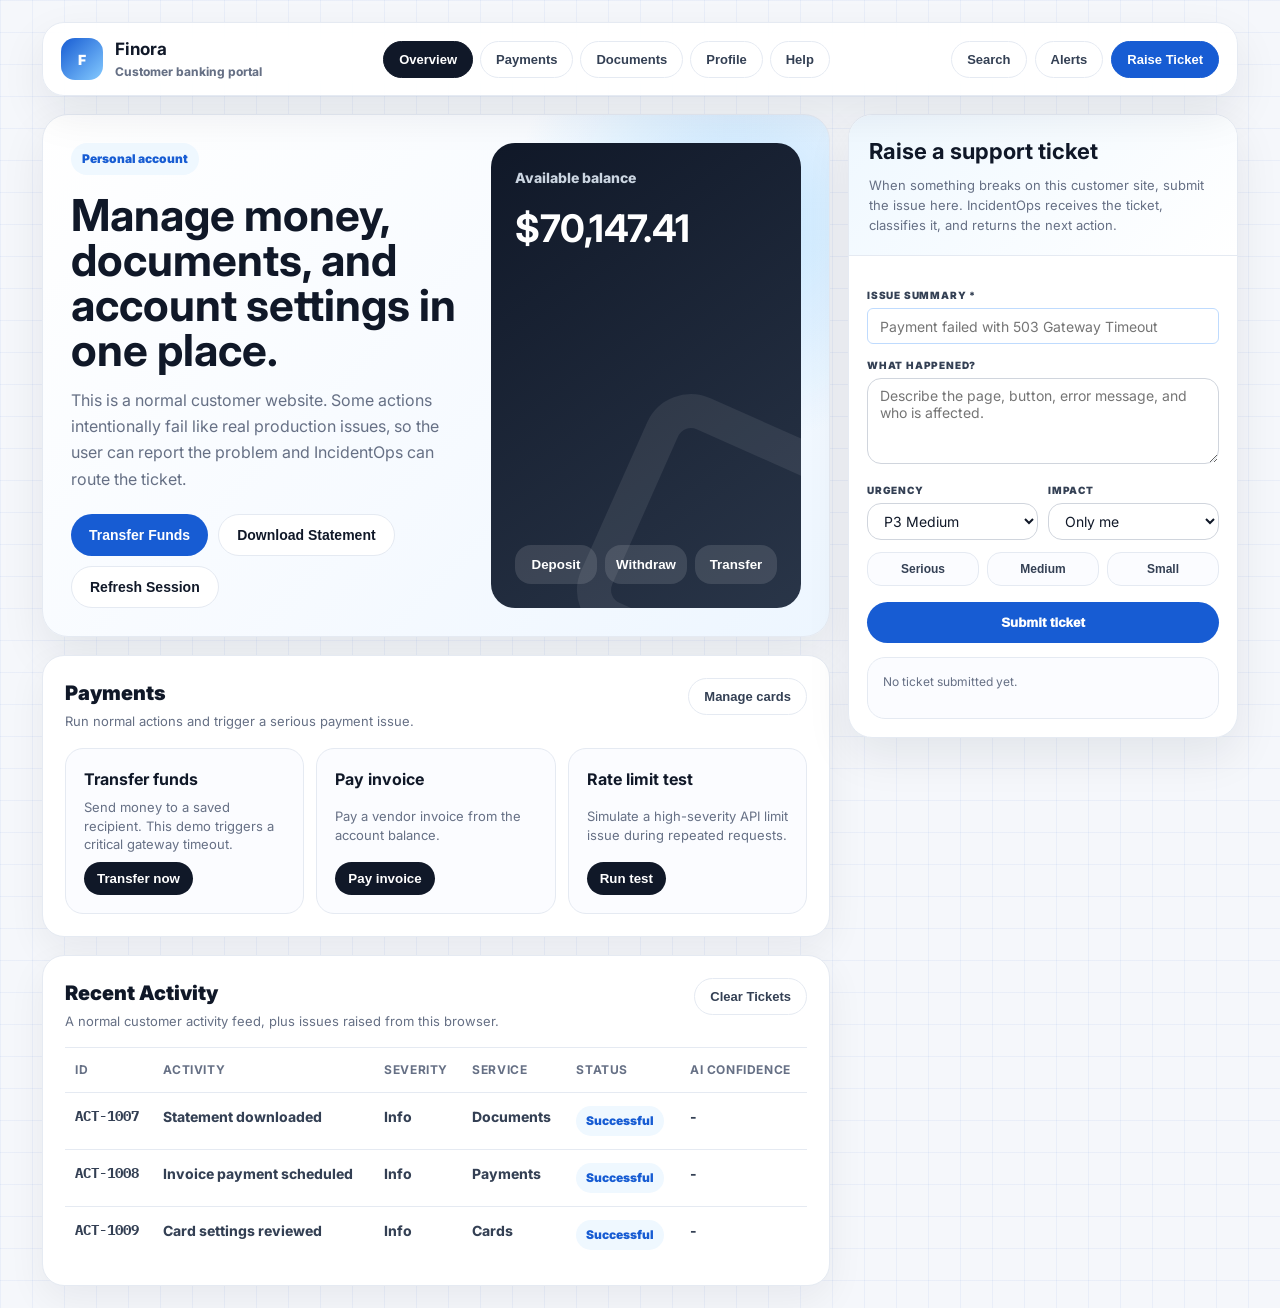
<file: frontend/raise.html>
<!DOCTYPE html>
<html lang="en">
<head>
<meta charset="UTF-8">
<meta name="viewport" content="width=device-width, initial-scale=1.0">
<title>Finora Demo Portal</title>
<link rel="stylesheet" href="shared.css?v=20260615-uipolish1">
<style>
body.user-ticket-portal {
  min-height:100vh;
  height:auto;
  overflow-x:hidden;
  overflow-y:auto;
  --bg:#f5f7fb;
  --panel:#fff;
  --soft:#f0f4fb;
  --line:#e5eaf2;
  --text:#101828;
  --muted:#667085;
  --blue:#175cd3;
  --blue2:#0b4db8;
  --green:#079455;
  --amber:#dc6803;
  --red:#d92d20;
  background:
    linear-gradient(rgba(23,92,211,.055) 1px, transparent 1px),
    linear-gradient(90deg, rgba(23,92,211,.055) 1px, transparent 1px),
    #f5f7fb;
  background-size:32px 32px;
  color:var(--text);
}
.site-shell {
  max-width:1240px;
  margin:0 auto;
  padding:22px;
}
.site-header {
  min-height:74px;
  display:grid;
  grid-template-columns:auto minmax(0,1fr) auto;
  align-items:center;
  gap:22px;
  padding:14px 18px;
  border:1px solid var(--line);
  border-radius:22px;
  background:rgba(255,255,255,.92);
  box-shadow:0 18px 45px rgba(16,24,40,.08);
  position:sticky;
  top:14px;
  z-index:10;
  backdrop-filter:blur(14px);
}
.brand {
  display:flex;
  align-items:center;
  gap:12px;
}
.brand-mark {
  width:42px;
  height:42px;
  border-radius:14px;
  display:grid;
  place-items:center;
  background:linear-gradient(135deg,#175cd3,#84caff);
  color:#fff;
  font-weight:950;
}
.brand strong {
  display:block;
  font-size:17px;
  letter-spacing:0;
}
.brand span {
  display:block;
  color:var(--muted);
  font-size:12px;
  font-weight:750;
}
.nav-tabs {
  display:flex;
  justify-content:center;
  gap:7px;
  min-width:0;
  overflow:auto;
}
.nav-tabs button,
.header-actions button,
.small-btn {
  border:1px solid var(--line);
  background:#fff;
  color:#344054;
  border-radius:999px;
  padding:10px 15px;
  font-size:13px;
  font-weight:850;
  cursor:pointer;
}
.nav-tabs button.active {
  background:#101828;
  border-color:#101828;
  color:#fff;
}
.header-actions {
  display:flex;
  justify-content:flex-end;
  gap:8px;
}
.header-actions button.primary {
  background:var(--blue);
  border-color:var(--blue);
  color:#fff;
}
.toast {
  position:fixed;
  right:22px;
  top:108px;
  z-index:40;
  max-width:360px;
  padding:13px 15px;
  border:1px solid var(--line);
  border-radius:14px;
  background:#fff;
  box-shadow:0 18px 45px rgba(16,24,40,.18);
  color:#344054;
  font-weight:800;
  display:none;
}
.page-grid {
  display:grid;
  grid-template-columns:minmax(0,1.08fr) 390px;
  gap:18px;
  align-items:start;
  margin-top:18px;
}
.main-stack {
  display:grid;
  gap:18px;
}
.hero {
  min-height:310px;
  display:grid;
  grid-template-columns:minmax(0,1fr) 310px;
  gap:18px;
  padding:28px;
  border:1px solid var(--line);
  border-radius:26px;
  background:
    radial-gradient(circle at 88% 20%, rgba(132,202,255,.45), transparent 28%),
    linear-gradient(135deg,#fff 0%,#f6faff 58%,#edf6ff 100%);
  box-shadow:0 18px 45px rgba(16,24,40,.08);
}
.eyebrow {
  display:inline-flex;
  align-items:center;
  gap:8px;
  padding:7px 11px;
  border-radius:999px;
  background:#eff8ff;
  color:#175cd3;
  font-size:12px;
  font-weight:900;
}
.hero h1 {
  margin-top:18px;
  max-width:620px;
  font-size:44px;
  line-height:1.02;
  letter-spacing:0;
  color:var(--text);
}
.hero p {
  margin-top:14px;
  max-width:600px;
  color:var(--muted);
  font-size:16px;
  line-height:1.65;
}
.hero-actions {
  display:flex;
  gap:10px;
  flex-wrap:wrap;
  margin-top:22px;
}
.action-primary,
.action-secondary {
  border:0;
  border-radius:999px;
  padding:12px 18px;
  font-size:14px;
  font-weight:900;
  cursor:pointer;
}
.action-primary {
  background:var(--blue);
  color:#fff;
}
.action-secondary {
  background:#fff;
  color:#101828;
  border:1px solid var(--line);
}
.balance-card {
  align-self:stretch;
  display:flex;
  flex-direction:column;
  justify-content:space-between;
  min-height:250px;
  border-radius:24px;
  padding:24px;
  background:linear-gradient(145deg,#101828,#293548);
  color:#fff;
  overflow:hidden;
  position:relative;
}
.balance-card::after {
  content:"";
  position:absolute;
  right:-60px;
  bottom:-70px;
  width:190px;
  height:190px;
  border:34px solid rgba(255,255,255,.08);
  border-radius:48px;
  transform:rotate(24deg);
}
.balance-card span {
  color:#cbd5e1;
  font-weight:800;
}
.balance-card strong {
  display:block;
  margin-top:12px;
  color:#fff;
  font-size:38px;
  letter-spacing:0;
}
.quick-actions {
  display:grid;
  grid-template-columns:repeat(3,1fr);
  gap:8px;
  position:relative;
  z-index:1;
}
.quick-actions button {
  border:0;
  border-radius:16px;
  padding:12px 8px;
  background:rgba(255,255,255,.12);
  color:#fff;
  font-weight:900;
  cursor:pointer;
}
.section {
  border:1px solid var(--line);
  border-radius:22px;
  background:#fff;
  box-shadow:0 14px 38px rgba(16,24,40,.06);
  padding:22px;
}
.section-head {
  display:flex;
  align-items:flex-start;
  justify-content:space-between;
  gap:12px;
  margin-bottom:16px;
}
.section-title {
  font-size:20px;
  font-weight:950;
  color:var(--text);
}
.section-note {
  margin-top:4px;
  color:var(--muted);
  font-size:13px;
  line-height:1.5;
}
.cards-grid {
  display:grid;
  grid-template-columns:repeat(3,minmax(0,1fr));
  gap:12px;
}
.product-card {
  min-height:166px;
  padding:18px;
  border:1px solid var(--line);
  border-radius:18px;
  background:#fbfcff;
  display:flex;
  flex-direction:column;
  justify-content:space-between;
}
.product-card h3 {
  font-size:16px;
  color:var(--text);
}
.product-card p {
  color:var(--muted);
  font-size:13px;
  line-height:1.45;
}
.product-card button {
  align-self:flex-start;
  border:0;
  border-radius:999px;
  background:#101828;
  color:#fff;
  padding:9px 13px;
  font-weight:900;
  cursor:pointer;
}
.issue-banner {
  display:none;
  border:1px solid #fecaca;
  border-radius:18px;
  background:#fff5f5;
  padding:16px;
  margin-top:12px;
}
.issue-banner.show {
  display:block;
}
.issue-banner strong {
  color:#991b1b;
}
.issue-banner p {
  margin-top:7px;
  color:#7f1d1d;
  line-height:1.5;
}
.issue-banner .issue-actions {
  display:flex;
  gap:8px;
  flex-wrap:wrap;
  margin-top:12px;
}
.support-panel {
  position:sticky;
  top:108px;
  border:1px solid var(--line);
  border-radius:24px;
  background:#fff;
  box-shadow:0 18px 45px rgba(16,24,40,.08);
  overflow:hidden;
}
.support-top {
  padding:20px;
  background:linear-gradient(135deg,#eff8ff,#fff);
  border-bottom:1px solid var(--line);
}
.support-top h2 {
  font-size:22px;
  color:var(--text);
  letter-spacing:0;
}
.support-top p {
  margin-top:7px;
  color:var(--muted);
  font-size:13px;
  line-height:1.55;
}
.support-body {
  padding:18px;
}
label {
  color:#344054;
  font-weight:900;
}
input,
textarea,
select {
  border:1px solid #d0d5dd;
  border-radius:14px;
  background:#fff;
}
input:focus,
textarea:focus,
select:focus {
  border-color:#175cd3;
  box-shadow:0 0 0 4px rgba(23,92,211,.12);
}
.form-row {
  display:grid;
  grid-template-columns:1fr 1fr;
  gap:10px;
}
.scenario-row {
  display:grid;
  grid-template-columns:1fr 1fr 1fr;
  gap:8px;
  margin:12px 0 16px;
}
.scenario-row button {
  border:1px solid var(--line);
  border-radius:14px;
  background:#fbfcff;
  color:#344054;
  padding:9px;
  font-size:12px;
  font-weight:900;
  cursor:pointer;
}
.submit-btn {
  width:100%;
  border:0;
  border-radius:999px;
  background:var(--blue);
  color:#fff;
  padding:13px 16px;
  font-weight:950;
  cursor:pointer;
}
.status-card {
  margin-top:14px;
  border:1px solid var(--line);
  border-radius:18px;
  background:#fbfcff;
  padding:15px;
}
.status-chip {
  display:inline-flex;
  align-items:center;
  gap:6px;
  padding:6px 10px;
  border-radius:999px;
  background:#eff8ff;
  color:#175cd3;
  font-size:12px;
  font-weight:950;
}
.status-chip.warn {
  background:#fff7ed;
  color:#c2410c;
}
.request-id {
  font-family:var(--mono);
  font-weight:900;
  color:#101828;
  overflow-wrap:anywhere;
}
.ticket-feed {
  overflow:auto;
}
.ticket-feed table {
  width:100%;
  border-collapse:collapse;
}
.ticket-feed th,
.ticket-feed td {
  padding:13px 10px;
  border-top:1px solid var(--line);
  text-align:left;
  vertical-align:top;
}
.ticket-feed th {
  color:#667085;
  font-size:12px;
  text-transform:uppercase;
  letter-spacing:.05em;
}
.ticket-feed td {
  color:#344054;
  font-weight:750;
}
.muted-note {
  color:var(--muted);
  font-size:12px;
  line-height:1.5;
}
.hidden-section {
  display:none;
}
@media (max-width: 1050px) {
  .page-grid,
  .hero { grid-template-columns:1fr; }
  .support-panel { position:static; }
}
@media (max-width: 760px) {
  .site-shell { padding:12px; }
  .site-header,
  .cards-grid,
  .scenario-row,
  .form-row { grid-template-columns:1fr; }
  .nav-tabs { justify-content:flex-start; }
  .hero { padding:20px; }
  .hero h1 { font-size:32px; }
}
</style>
</head>
<body class="user-ticket-portal">
<div class="site-shell">
  <header class="site-header">
    <div class="brand">
      <div class="brand-mark">F</div>
      <div>
        <strong>Finora</strong>
        <span>Customer banking portal</span>
      </div>
    </div>
    <nav class="nav-tabs" aria-label="Portal sections">
      <button class="active" type="button" onclick="showSection('overview', this)">Overview</button>
      <button type="button" onclick="showSection('payments', this)">Payments</button>
      <button type="button" onclick="showSection('documents', this)">Documents</button>
      <button type="button" onclick="showSection('profile', this)">Profile</button>
      <button type="button" onclick="focusSupport(this)">Help</button>
    </nav>
    <div class="header-actions">
      <button type="button" onclick="siteAction('Search is ready. Try searching for invoices, payments, or documents.')">Search</button>
      <button type="button" onclick="siteAction('You have 2 account alerts. One payment service alert needs attention.')">Alerts</button>
      <button class="primary" type="button" onclick="focusSupport()">Raise Ticket</button>
    </div>
  </header>

  <div class="toast" id="toast"></div>

  <div class="page-grid">
    <div class="main-stack">
      <section class="hero" id="overview-section">
        <div>
          <span class="eyebrow">Personal account</span>
          <h1>Manage money, documents, and account settings in one place.</h1>
          <p>This is a normal customer website. Some actions intentionally fail like real production issues, so the user can report the problem and IncidentOps can route the ticket.</p>
          <div class="hero-actions">
            <button class="action-primary" type="button" onclick="simulateIssue('payment')">Transfer Funds</button>
            <button class="action-secondary" type="button" onclick="siteAction('Statement downloaded successfully.')">Download Statement</button>
            <button class="action-secondary" type="button" onclick="simulateIssue('login')">Refresh Session</button>
          </div>
          <div class="issue-banner" id="active-issue">
            <strong id="issue-title">Payment failed</strong>
            <p id="issue-copy">A service error occurred.</p>
            <div class="issue-actions">
              <button class="small-btn" type="button" onclick="focusSupport()">Report this issue</button>
              <button class="small-btn" type="button" onclick="dismissIssue()">Dismiss</button>
            </div>
          </div>
        </div>
        <div class="balance-card">
          <div>
            <span>Available balance</span>
            <strong>$70,147.41</strong>
          </div>
          <div class="quick-actions">
            <button type="button" onclick="siteAction('Deposit flow opened successfully.')">Deposit</button>
            <button type="button" onclick="siteAction('Withdraw request is ready for review.')">Withdraw</button>
            <button type="button" onclick="simulateIssue('payment')">Transfer</button>
          </div>
        </div>
      </section>

      <section class="section" id="payments-section">
        <div class="section-head">
          <div>
            <div class="section-title">Payments</div>
            <div class="section-note">Run normal actions and trigger a serious payment issue.</div>
          </div>
          <button class="small-btn" type="button" onclick="siteAction('Payment methods loaded successfully.')">Manage cards</button>
        </div>
        <div class="cards-grid">
          <article class="product-card">
            <h3>Transfer funds</h3>
            <p>Send money to a saved recipient. This demo triggers a critical gateway timeout.</p>
            <button type="button" onclick="simulateIssue('payment')">Transfer now</button>
          </article>
          <article class="product-card">
            <h3>Pay invoice</h3>
            <p>Pay a vendor invoice from the account balance.</p>
            <button type="button" onclick="siteAction('Invoice payment scheduled successfully.')">Pay invoice</button>
          </article>
          <article class="product-card">
            <h3>Rate limit test</h3>
            <p>Simulate a high-severity API limit issue during repeated requests.</p>
            <button type="button" onclick="simulateIssue('rate')">Run test</button>
          </article>
        </div>
      </section>

      <section class="section hidden-section" id="documents-section">
        <div class="section-head">
          <div>
            <div class="section-title">Documents</div>
            <div class="section-note">Upload and manage account verification files.</div>
          </div>
          <button class="small-btn" type="button" onclick="siteAction('Document list refreshed.')">Refresh</button>
        </div>
        <div class="cards-grid">
          <article class="product-card">
            <h3>Upload verification</h3>
            <p>Upload a PDF for onboarding. This demo triggers a medium service issue.</p>
            <button type="button" onclick="simulateIssue('upload')">Upload file</button>
          </article>
          <article class="product-card">
            <h3>Download tax form</h3>
            <p>Download the latest tax document.</p>
            <button type="button" onclick="siteAction('Tax form downloaded successfully.')">Download</button>
          </article>
          <article class="product-card">
            <h3>Approval workflow</h3>
            <p>Check a pending approval that can get stuck.</p>
            <button type="button" onclick="simulateIssue('workflow')">Check approval</button>
          </article>
        </div>
      </section>

      <section class="section hidden-section" id="profile-section">
        <div class="section-head">
          <div>
            <div class="section-title">Profile</div>
            <div class="section-note">Update account details and personal preferences.</div>
          </div>
          <button class="small-btn" type="button" onclick="siteAction('Security settings opened.')">Security</button>
        </div>
        <div class="cards-grid">
          <article class="product-card">
            <h3>Profile image</h3>
            <p>Change the display photo. This demo triggers a small persistence issue.</p>
            <button type="button" onclick="simulateIssue('profile')">Save image</button>
          </article>
          <article class="product-card">
            <h3>Notifications</h3>
            <p>Adjust delivery settings for account alerts.</p>
            <button type="button" onclick="simulateIssue('notification')">Save settings</button>
          </article>
          <article class="product-card">
            <h3>Address</h3>
            <p>Update billing address information.</p>
            <button type="button" onclick="siteAction('Address saved successfully.')">Save address</button>
          </article>
        </div>
      </section>

      <section class="section">
        <div class="section-head">
          <div>
            <div class="section-title">Recent Activity</div>
            <div class="section-note">A normal customer activity feed, plus issues raised from this browser.</div>
          </div>
          <button class="small-btn" type="button" onclick="clearRequestHistory()">Clear Tickets</button>
        </div>
        <div class="ticket-feed" id="history-body"></div>
      </section>
    </div>

    <aside class="support-panel" id="support-panel">
      <div class="support-top">
        <h2>Raise a support ticket</h2>
        <p>When something breaks on this customer site, submit the issue here. IncidentOps receives the ticket, classifies it, and returns the next action.</p>
      </div>
      <div class="support-body">
        <div id="raise-error"></div>

        <label for="r-short">Issue summary *</label>
        <input id="r-short" placeholder="Payment failed with 503 Gateway Timeout">

        <label for="r-desc">What happened?</label>
        <textarea id="r-desc" rows="4" placeholder="Describe the page, button, error message, and who is affected."></textarea>

        <div class="form-row">
          <div>
            <label for="r-urg">Urgency</label>
            <select id="r-urg">
              <option value="1">P1 Critical</option>
              <option value="2">P2 High</option>
              <option value="3" selected>P3 Medium</option>
            </select>
          </div>
          <div>
            <label for="r-imp">Impact</label>
            <select id="r-imp">
              <option value="1">Many users</option>
              <option value="2">Some users</option>
              <option value="3" selected>Only me</option>
            </select>
          </div>
        </div>

        <div class="scenario-row">
          <button type="button" onclick="simulateIssue('payment')">Serious</button>
          <button type="button" onclick="simulateIssue('upload')">Medium</button>
          <button type="button" onclick="simulateIssue('profile')">Small</button>
        </div>

        <button class="submit-btn" type="button" onclick="submitTicket()" id="route-btn">Submit ticket</button>

        <div class="status-card" id="result-card">
          <div id="status-note" class="muted-note">No ticket submitted yet.</div>
          <div id="result-content" style="margin-top:12px"></div>
          <div id="last-run-time" class="muted-note" style="margin-top:10px"></div>
        </div>
      </div>
    </aside>
  </div>
</div>

<script src="shared.js?v=20260613-userdemo1"></script>
<script>
const REQUEST_HISTORY_KEY = 'incidentops_support_request_history';
let lastRaisedTicketId = '';
let activeIssueKey = '';

const ISSUES = {
  payment: {
    title: 'Payment Gateway Timeout',
    copy: 'Transfer Funds failed with 503 Gateway Timeout. The payment authorization service did not respond.',
    short_description: 'Payment Gateway Timeout during money transfer',
    description: 'A customer clicked Transfer Funds in the banking portal and received Payment Failed: 503 Gateway Timeout. The payment authorization flow is blocked and the Payments API appears unavailable.',
    urgency: '1',
    impact: '1',
    severity: 'Critical',
    service: 'Payments API',
  },
  login: {
    title: 'Authentication Service Unavailable',
    copy: 'Refreshing the session failed because the authentication service is unavailable.',
    short_description: 'Authentication Service Unavailable during session refresh',
    description: 'A customer refreshed their session and saw Authentication Service Unavailable. New sessions cannot be created for a subset of users.',
    urgency: '2',
    impact: '2',
    severity: 'High',
    service: 'Auth API',
  },
  rate: {
    title: 'API Rate Limit Exceeded',
    copy: 'Repeated account requests are blocked by rate limiting.',
    short_description: 'API Rate Limit Exceeded in payments page',
    description: 'The payments page returns API Rate Limit Exceeded after repeated customer actions. Users cannot complete the account operation until the limit clears.',
    urgency: '2',
    impact: '2',
    severity: 'High',
    service: 'Gateway API',
  },
  upload: {
    title: 'Document Upload Failed',
    copy: 'The verification document reaches 100 percent and then fails to save.',
    short_description: 'Document Upload Failed in verification portal',
    description: 'A customer uploaded a required verification document. The upload reached 100 percent and returned Upload Failed, blocking onboarding completion.',
    urgency: '3',
    impact: '2',
    severity: 'Medium',
    service: 'Storage Service',
  },
  workflow: {
    title: 'Approval Workflow Stuck',
    copy: 'The approval check keeps loading and never returns a final state.',
    short_description: 'Approval Workflow Stuck for account verification',
    description: 'A customer opened an approval status check and the workflow stayed in pending state without completing. The account verification cannot move forward.',
    urgency: '3',
    impact: '2',
    severity: 'Medium',
    service: 'Workflow Engine',
  },
  profile: {
    title: 'Profile Image Update Failed',
    copy: 'The profile image appears saved, but the old image returns after refresh.',
    short_description: 'Profile image update failed',
    description: 'A customer updated their profile image. The save appeared successful, but after refresh the old image returned. Core account access still works.',
    urgency: '3',
    impact: '3',
    severity: 'Low',
    service: 'Profile Service',
  },
  notification: {
    title: 'Notification Delay',
    copy: 'Notification settings save, but account alerts are delayed.',
    short_description: 'Notification delay after settings update',
    description: 'A customer changed notification preferences. Settings saved, but expected account alerts are delayed by several minutes.',
    urgency: '3',
    impact: '3',
    severity: 'Low',
    service: 'Notification Engine',
  },
};

const ACTIVITY_SEED = [
  { id:'ACT-1007', title:'Statement downloaded', severity:'Info', service:'Documents', status_label:'Successful', confidence:'-' },
  { id:'ACT-1008', title:'Invoice payment scheduled', severity:'Info', service:'Payments', status_label:'Successful', confidence:'-' },
  { id:'ACT-1009', title:'Card settings reviewed', severity:'Info', service:'Cards', status_label:'Successful', confidence:'-' },
];

function siteAction(message) {
  const toast = document.getElementById('toast');
  toast.textContent = message;
  toast.style.display = 'block';
  window.clearTimeout(siteAction.timer);
  siteAction.timer = window.setTimeout(() => { toast.style.display = 'none'; }, 2800);
}

function showSection(name, button) {
  ['payments', 'documents', 'profile'].forEach(id => {
    document.getElementById(`${id}-section`).classList.toggle('hidden-section', id !== name && name !== 'overview');
  });
  document.querySelectorAll('.nav-tabs button').forEach(btn => btn.classList.remove('active'));
  if (button) button.classList.add('active');
  if (name === 'overview') window.scrollTo({ top:0, behavior:'smooth' });
  else document.getElementById(`${name}-section`)?.scrollIntoView({ behavior:'smooth', block:'start' });
}

function focusSupport() {
  document.getElementById('support-panel').scrollIntoView({ behavior:'smooth', block:'start' });
  document.getElementById('r-short').focus({ preventScroll:true });
}

function simulateIssue(key) {
  const issue = ISSUES[key];
  if (!issue) return;
  activeIssueKey = key;
  document.getElementById('issue-title').textContent = issue.title;
  document.getElementById('issue-copy').textContent = issue.copy;
  document.getElementById('active-issue').classList.add('show');
  document.getElementById('r-short').value = issue.short_description;
  document.getElementById('r-desc').value = issue.description;
  document.getElementById('r-urg').value = issue.urgency;
  document.getElementById('r-imp').value = issue.impact;
  siteAction(`${issue.title}: issue details added to the support form.`);
}

function dismissIssue() {
  document.getElementById('active-issue').classList.remove('show');
}

function setNote(message, tone = '') {
  const el = document.getElementById('status-note');
  el.textContent = message;
  el.style.color = tone === 'fail' ? 'var(--red)' : tone === 'ok' ? 'var(--green)' : 'var(--muted)';
}

function setBusy(isBusy) {
  const btn = document.getElementById('route-btn');
  btn.disabled = isBusy;
  btn.textContent = isBusy ? 'Submitting...' : 'Submit ticket';
}

function getRequestHistory() {
  try {
    const parsed = JSON.parse(localStorage.getItem(REQUEST_HISTORY_KEY) || '[]');
    return Array.isArray(parsed) ? parsed : [];
  } catch {
    return [];
  }
}

function saveRequestHistory(items) {
  localStorage.setItem(REQUEST_HISTORY_KEY, JSON.stringify(items.slice(0, 12)));
}

function currentIssueFromTicket(t) {
  const text = `${t.short_description || ''} ${t.description || ''}`.toLowerCase();
  return Object.values(ISSUES).find(issue => text.includes(issue.title.toLowerCase().split(' ')[0]) || text.includes(issue.service.toLowerCase().split(' ')[0]));
}

function supportState(t) {
  const needsReview = t.escalation_required || t.status === 'human_review_required' || t.route_path === 'out_of_distribution';
  if (needsReview) return { label:'Support reviewing', className:'warn', next:'A support specialist will review and follow up.' };
  return { label:'IncidentOps accepted', className:'', next:'The ticket was routed and IncidentOps returned the next action.' };
}

function confidenceValue(t) {
  const raw = Number(t.confidence_score ?? t.confidence ?? 0);
  if (!Number.isFinite(raw) || raw <= 0) return 'Pending';
  return `${Math.round(raw <= 1 ? raw * 100 : raw)}%`;
}

function upsertRequestHistory(t) {
  if (!t?.ticket_id) return;
  const state = supportState(t);
  const issue = currentIssueFromTicket(t) || ISSUES[activeIssueKey] || {};
  const current = getRequestHistory();
  const next = {
    id: t.ticket_id,
    title: t.short_description || 'Customer issue',
    severity: issue.severity || 'Medium',
    service: t.assigned_category || issue.service || 'Support',
    status_label: state.label,
    status_class: state.className,
    confidence: confidenceValue(t),
    updated_at: new Date().toISOString(),
  };
  saveRequestHistory([next, ...current.filter(item => item.id !== t.ticket_id)]);
}

function renderHistory(activeId = lastRaisedTicketId) {
  const rows = [...getRequestHistory(), ...ACTIVITY_SEED];
  const body = document.getElementById('history-body');
  body.innerHTML = `
    <table>
      <thead>
        <tr>
          <th>ID</th>
          <th>Activity</th>
          <th>Severity</th>
          <th>Service</th>
          <th>Status</th>
          <th>AI Confidence</th>
        </tr>
      </thead>
      <tbody>
        ${rows.map(item => `
          <tr ${item.id.startsWith('ACT-') ? '' : `onclick="loadTicketDetail('${html(item.id)}')" style="cursor:pointer"`}>
            <td class="request-id">${html(item.id)}</td>
            <td>${html(item.title)}</td>
            <td>${html(item.severity || 'Medium')}</td>
            <td>${html(item.service || 'Support')}</td>
            <td><span class="status-chip ${html(item.status_class || '')}">${html(item.status_label || 'Submitted')}</span></td>
            <td>${html(item.confidence || 'Pending')}</td>
          </tr>
        `).join('')}
      </tbody>
    </table>`;
  return rows;
}

function clearRequestHistory() {
  localStorage.removeItem(REQUEST_HISTORY_KEY);
  lastRaisedTicketId = '';
  renderHistory('');
  document.getElementById('result-content').innerHTML = '';
  setNote('Ticket history cleared for this browser.', 'ok');
}

function renderSkeleton() {
  document.getElementById('result-content').innerHTML = `
    <div class="skel-line" style="width:70%;margin-bottom:10px"></div>
    <div class="skel-line" style="width:100%;margin-bottom:8px"></div>
    <div class="skel-line" style="width:82%"></div>`;
}

function resolutionList(t) {
  const needsReview = t.escalation_required || t.status === 'human_review_required' || t.route_path === 'out_of_distribution';
  if (needsReview) return '<ol><li>Your ticket is queued for a human support review.</li><li>IncidentOps has preserved the issue summary and impact for triage.</li></ol>';
  const items = plainResolutionItems(t.suggested_resolution_items || []);
  if (!items.length) return '<p class="muted-note">IncidentOps accepted the ticket. The support team can now work from the routed incident.</p>';
  return `<ol>${items.slice(0,3).map(item => `<li>${html(item)}</li>`).join('')}</ol>`;
}

function renderUserResult(raw) {
  const t = normalizeTicketPayload(raw);
  const state = supportState(t);
  lastRaisedTicketId = t.ticket_id;
  document.getElementById('last-run-time').textContent = `Updated ${new Date().toLocaleTimeString()}`;
  document.getElementById('result-content').innerHTML = `
    <div>
      <div style="display:flex;align-items:center;justify-content:space-between;gap:10px;flex-wrap:wrap">
        <div>
          <div class="muted-note">Ticket ID</div>
          <div class="request-id">${html(t.ticket_id)}</div>
        </div>
        <span class="status-chip ${state.className}">${state.label}</span>
      </div>
      <div style="margin-top:12px" class="muted-note">${html(state.next)}</div>
      <div style="margin-top:12px">${resolutionList(t)}</div>
    </div>`;
}

async function submitTicket() {
  const short = document.getElementById('r-short').value.trim();
  if (!short) { alert('Issue summary is required'); return; }
  clearContainer('raise-error');
  setNote('Submitting ticket to IncidentOps...', '');
  setBusy(true);
  renderSkeleton();
  const payload = {
    short_description: short,
    description: document.getElementById('r-desc').value.trim() || short,
    urgency: Number(document.getElementById('r-urg').value),
    impact: Number(document.getElementById('r-imp').value),
    source: 'customer_demo_site',
  };
  try {
    const result = await apiFetch('/v1/tickets/route', { method:'POST', body: JSON.stringify(payload) });
    const t = normalizeTicketPayload(result);
    renderUserResult(t);
    upsertRequestHistory(t);
    renderHistory(t.ticket_id);
    setNote('Ticket submitted. IncidentOps will route and solve it from the console.', 'ok');
    siteAction('Ticket submitted to IncidentOps.');
    await loadTicketDetail(t.ticket_id);
  } catch(e) {
    showError('raise-error', e.message, e.status);
    document.getElementById('result-content').innerHTML = '<p class="muted-note" style="color:var(--red)">Ticket submission failed.</p>';
    setNote('Ticket submission failed.', 'fail');
  } finally {
    setBusy(false);
  }
}

async function loadTicketDetail(id) {
  const ticketId = id || lastRaisedTicketId;
  if (!ticketId) return;
  try {
    const raw = await apiFetch(`/v1/tickets/detail/${encodeURIComponent(ticketId)}`);
    const t = normalizeTicketPayload(raw);
    renderUserResult(t);
    upsertRequestHistory(t);
    renderHistory(t.ticket_id);
  } catch(e) {
    document.getElementById('result-content').innerHTML = '<p class="muted-note" style="color:var(--red)">Ticket could not be loaded.</p>';
  }
}

function initPortal() {
  API_BASE = getApiBase();
  applySettings();
  renderHistory();
}

initPortal();
</script>
</body>
</html>
</file>
<file: frontend/shared.css>
@import url('https://fonts.googleapis.com/css2?family=Inter:wght@300;400;500;600;700;800&family=IBM+Plex+Mono:wght@400;500;600&display=swap');

:root {
  /* Light theme */
  --bg:      #eff6ff;
  --bg1:     #ffffff;
  --bg2:     #f8fbff;
  --bg3:     #eaf2ff;
  --grid-line: rgba(37, 99, 235, 0.10);
  --grid-line-strong: rgba(29, 78, 216, 0.16);
  --border:  #dbeafe;
  --border2: #bfdbfe;

  /* Text */
  --text:    #0b1f45;
  --text2:   #244265;
  --text3:   #64748b;
  --black:   #0f172a;

  /* Accent */
  --accent:  #2563eb;
  --ok:      #2563eb;
  --warn:    #1d4ed8;
  --critical:#1e3a8a;

  /* Sidebar */
  --sidebar-bg:   #0f172a;
  --sidebar-text: #94a3b8;
  --sidebar-border: #1e293b;

  /* Topbar */
  --topbar-bg: #0f4fd6;

  /* Surface treatment */
  --shadow-xs: 0 1px 2px rgba(15, 23, 42, 0.04);
  --shadow-sm: 0 8px 22px rgba(37, 99, 235, 0.08);
  --shadow-md: 0 16px 40px rgba(15, 23, 42, 0.12);
  --surface-ring: inset 0 1px 0 rgba(255, 255, 255, 0.86);

  /* Fonts */
  --body: 'Inter', sans-serif;
  --mono: 'IBM Plex Mono', monospace;

  /* Layout */
  --topbar-h:  56px;

  /* Chart palette */
  --c1: #1d4ed8; --c2: #2563eb; --c3: #3b82f6;
  --c4: #60a5fa; --c5: #93c5fd; --c6: #0ea5e9; --c7: #1e40af;
}

* { margin:0; padding:0; box-sizing:border-box; }

body {
  background-color: var(--bg);
  background-image:
    linear-gradient(var(--grid-line) 1px, transparent 1px),
    linear-gradient(90deg, var(--grid-line) 1px, transparent 1px),
    linear-gradient(var(--grid-line-strong) 1px, transparent 1px),
    linear-gradient(90deg, var(--grid-line-strong) 1px, transparent 1px);
  background-size: 24px 24px, 24px 24px, 96px 96px, 96px 96px;
  background-position: 0 0;
  color: var(--text);
  font-family: var(--body);
  font-size: 14px;
  line-height: 1.5;
  overflow: hidden;
  height: 100vh;
}

/* ══ TOPBAR ══ */
#topbar {
  position: fixed; top:0; left:0; right:0; height: var(--topbar-h);
  background: var(--topbar-bg);
  background-image: linear-gradient(180deg, rgba(255,255,255,.07), rgba(0,0,0,0));
  border-bottom: 1px solid #0b3fb2;
  display: flex; align-items: center;
  padding: 0 24px;
  z-index: 100;
  box-shadow: 0 8px 22px rgba(15, 79, 214, 0.24);
}
#topbar .brand {
  height: 100%;
  display: flex; flex-direction: column; align-items: flex-start; justify-content: center;
  padding-right: 24px;
  min-width: 176px;
  gap: 2px;
  flex: 0 0 auto;
}
#nav-toggle,
.nav-toggle,
.sidebar-toggle,
.menu-toggle,
[aria-label="Open page menu"],
[aria-label="Close page menu"] {
  display: none !important;
}
#topbar .brand strong {
  font-size: 14px; font-weight: 800; color: #fff; letter-spacing: 0;
}
#topbar .brand span {
  font-size: 10px; color: #bfdbfe; font-weight: 700;
  letter-spacing: 0.04em;
  text-transform: uppercase;
}
#topbar .center {
  flex:1; min-width: 0; padding: 0 18px;
  display: none; align-items: center; gap: 14px;
  border-left: 1px solid var(--border);
}
#topbar .page-title {
  font-size: 15px; font-weight: 700; color: var(--text); letter-spacing: -0.01em;
  overflow: hidden; text-overflow: ellipsis; white-space: nowrap;
}
#topbar .right {
  margin-left: auto; display: flex; align-items: center; gap: 16px;
}
#status-pill {
  display: flex; align-items: center; gap: 6px;
  font-size: 13px; font-weight: 700; color: #0f4fd6;
  background: #ffffff; border: 1px solid #93c5fd;
  padding: 4px 10px; border-radius: 999px;
  cursor: pointer;
  position: relative;
  box-shadow: var(--shadow-xs);
  transition: transform .14s ease, box-shadow .14s ease, border-color .14s ease;
}
#status-pill:hover { transform: translateY(-1px); box-shadow: 0 6px 14px rgba(15,79,214,.18); }
#status-pill.warn {
  color: #1d4ed8; background: #eff6ff; border-color: #93c5fd;
}
#status-pill.fail {
  color: #1e3a8a; background: #dbeafe; border-color: #60a5fa;
}
#status-pill .dot {
  width: 7px; height: 7px; border-radius: 50%;
  background: var(--ok); animation: pulse-dot 2s infinite;
}
#status-pill.warn .dot { background: var(--warn); }
#status-pill.fail .dot { background: var(--critical); animation: none; }
#status-panel {
  display: none;
  position: fixed;
  top: 48px;
  right: 96px;
  width: 340px;
  max-width: calc(100vw - 24px);
  padding: 12px;
  background: #fff;
  border: 1px solid var(--border);
  border-radius: 10px;
  box-shadow: 0 18px 40px rgba(15,23,42,.18);
  z-index: 520;
}
#status-panel.open { display: block; }
.status-panel-head {
  display: flex; align-items: center; justify-content: space-between;
  margin-bottom: 10px;
}
.status-panel-title {
  font-size: 12px; font-weight: 800; color: var(--text);
}
.status-panel-refresh {
  border: 1px solid var(--border);
  border-radius: 6px;
  background: #fff;
  color: var(--text2);
  font-size: 11px;
  font-weight: 700;
  padding: 4px 8px;
  cursor: pointer;
}
.status-checks {
  display: grid;
  gap: 8px;
}
.status-check {
  display: grid;
  grid-template-columns: 18px minmax(0, 1fr) auto;
  align-items: center;
  gap: 8px;
  padding: 8px 9px;
  border: 1px solid var(--border);
  border-radius: 8px;
  background: var(--bg2);
}
.status-check-dot {
  width: 9px; height: 9px; border-radius: 999px;
  background: var(--ok);
}
.status-check.warn .status-check-dot { background: var(--warn); }
.status-check.fail .status-check-dot { background: var(--critical); }
.status-check-label {
  font-size: 12px; font-weight: 700; color: var(--text);
}
.status-check-note {
  font-family: var(--mono);
  font-size: 10px;
  color: var(--text3);
  overflow: hidden;
  text-overflow: ellipsis;
  white-space: nowrap;
}
.status-check-state {
  font-family: var(--mono);
  font-size: 10px;
  font-weight: 700;
  color: var(--ok);
}
.status-check.warn .status-check-state { color: var(--warn); }
.status-check.fail .status-check-state { color: var(--critical); }
.status-panel-foot {
  margin-top: 10px;
  font-family: var(--mono);
  font-size: 10px;
  color: var(--text3);
}
@keyframes pulse-dot { 0%,100%{opacity:1} 50%{opacity:0.35} }
#utc-clock {
  font-family: var(--mono); font-size: 12px; font-weight: 500;
  color: #dbeafe; letter-spacing: 0.04em;
}

/* ══ TOP NAVIGATION ══ */
#sidebar {
  position: fixed; top: 0; left: 210px; right: 300px;
  height: var(--topbar-h);
  background: transparent;
  border-bottom: none;
  overflow: visible; z-index: 120;
  padding: 0;
  transform: none;
  box-shadow: none;
  display: flex; align-items: center; gap: 8px;
  white-space: nowrap;
}
.nav-menu { position: relative; flex: 0 0 auto; }
.nav-menu-button,
.nav-item {
  display: flex; align-items: center;
  flex: 0 0 auto;
  height: 34px;
  padding: 0 13px;
  font-size: 13px; font-weight: 650;
  color: #1e3a8a;
  cursor: pointer; transition: background-color 0.14s ease, color 0.14s ease, border-color 0.14s ease, box-shadow 0.14s ease, transform 0.14s ease;
  border: 1px solid #bfdbfe;
  border-radius: 6px;
  background: rgba(255,255,255,.94);
  box-shadow: 0 1px 0 rgba(255,255,255,.65);
  text-decoration: none; white-space: nowrap;
  text-transform: none;
  letter-spacing: 0;
  min-width: 0;
  font-family: var(--body);
}
.nav-menu .nav-menu-button::after {
  content: '';
  width: 0; height: 0;
  margin-left: 8px;
  border-left: 4px solid transparent;
  border-right: 4px solid transparent;
  border-top: 5px solid currentColor;
  opacity: .7;
}
.nav-item { width: 100%; justify-content: flex-start; border-color: transparent; background: transparent; }
.nav-item span { min-width:0; overflow:hidden; text-overflow:ellipsis; }
.nav-menu-button:hover,
.nav-menu:hover .nav-menu-button,
.nav-menu:focus-within .nav-menu-button,
.nav-menu-button.active {
  color: #fff;
  border-color: #93c5fd;
  background: #2563eb;
  box-shadow: 0 8px 18px rgba(15, 79, 214, .26);
  transform: translateY(-1px);
}
.nav-item:hover,
.nav-item.active {
  color: #0f4fd6;
  background: #eff6ff;
  font-weight: 700;
}
.nav-dropdown {
  display: none;
  position: absolute;
  top: 40px;
  left: 0;
  min-width: 190px;
  padding: 6px;
  background: #fff;
  border: 1px solid var(--border);
  border-radius: 8px;
  box-shadow: var(--shadow-md);
  backdrop-filter: blur(10px);
}
.nav-menu:hover .nav-dropdown,
.nav-menu:focus-within .nav-dropdown {
  display: grid;
  gap: 2px;
}

/* ══ MAIN ══ */
#main {
  position: fixed;
  top: var(--topbar-h); left: 0; right:0; bottom:0;
  overflow-y: auto; padding: 24px;
  scrollbar-gutter: stable;
}

#nav-backdrop {
  display: none !important;
}

@media (max-width: 760px) {
  #topbar { height: 56px; padding-right: 12px; }
  #topbar .brand { min-width: 126px; padding-right: 12px; }
  #topbar .center { padding: 0 12px; min-width: 0; }
  #topbar .right { gap: 8px; }
  #utc-clock { display: none; }
  #sidebar {
    top: 56px;
    left: 0;
    right: 0;
    height: 48px;
    padding: 7px 16px;
    overflow-x: auto;
    overflow-y: hidden;
    gap: 6px;
    z-index: 90;
    background: rgba(239, 246, 255, .96);
    border-bottom: 1px solid var(--border);
    box-shadow: 0 8px 18px rgba(37,99,235,.10);
  }
  .nav-menu-button,
  .nav-item { height: 32px; padding: 0 10px; font-size: 12px; }
  .nav-dropdown { top: 38px; min-width: 168px; }
  #main { top: 104px; padding: 16px; }
}

/* ══ PAGE HEADER ══ */
.page-header { margin-bottom: 20px; }
.page-header h1 {
  font-size: 20px; font-weight: 700; color: var(--text); letter-spacing: -0.02em;
}
.page-header p { font-size: 13px; color: var(--text3); margin-top: 4px; }

/* ══ CARDS ══ */
.card {
  background: var(--bg1);
  border: 1px solid var(--border);
  border-radius: 8px;
  padding: 16px;
  box-shadow: var(--surface-ring), var(--shadow-sm);
}
.card-title {
  font-size: 12px; font-weight: 800; color: var(--text);
  letter-spacing: 0.06em; text-transform: uppercase;
  margin-bottom: 14px;
  display: flex; align-items: center; justify-content: space-between;
}
.card-title .sub { font-weight: 400; color: var(--text3); }

/* ══ KPI CARDS ══ */
.kpi-grid {
  display: grid; grid-template-columns: repeat(6,1fr);
  gap: 12px; margin-bottom: 16px;
}
.kpi-card {
  background: var(--bg1); padding: 16px;
  border: 1px solid var(--border); border-radius: 8px;
  display: flex; flex-direction: column;
  box-shadow: var(--surface-ring), var(--shadow-sm);
  position: relative;
  overflow: hidden;
}
.kpi-card::before {
  content: '';
  position: absolute; inset: 0 0 auto 0; height: 3px;
  background: linear-gradient(90deg, #93c5fd, #2563eb);
  opacity: .8;
}
.kpi-label {
  font-size: 11px; font-weight: 600; color: var(--text3);
  letter-spacing: 0.08em; text-transform: uppercase; margin-bottom: 8px;
}
.kpi-value {
  font-size: 30px; font-weight: 700; color: var(--text);
  line-height: 1; letter-spacing: -0.03em;
}
.kpi-value.critical { color: var(--critical); }
.kpi-sub { font-size: 12px; color: var(--text3); margin-top: 6px; }

/* ══ GRIDS ══ */
.grid-2 { display: grid; grid-template-columns: 1fr 1fr; gap: 12px; }
.grid-3 { display: grid; grid-template-columns: 1fr 1fr 1fr; gap: 12px; }
.grid-7-5 { display: grid; grid-template-columns: 7fr 5fr; gap: 12px; }
.mb-1 { margin-bottom: 12px; }
.mb-16 { margin-bottom: 16px; }
.mb-20 { margin-bottom: 20px; }

/* ══ TABLES ══ */
.ticket-table, .data-table { width: 100%; border-collapse: separate; border-spacing: 0; }
.ticket-table th, .data-table th {
  font-size: 11px; font-weight: 600; color: var(--text3);
  letter-spacing: 0.08em; text-transform: uppercase;
  padding: 8px 12px; text-align: left;
  border-bottom: 1.5px solid var(--border); background: linear-gradient(180deg, var(--bg1), var(--bg2));
  white-space: nowrap;
  position: sticky;
  top: 0;
  z-index: 2;
}
.ticket-table td, .data-table td {
  padding: 10px 12px; font-size: 13px; color: var(--text2);
  border-bottom: 1px solid var(--border); vertical-align: middle;
}
.ticket-table tbody tr:nth-child(even) td,
.data-table tbody tr:nth-child(even) td { background: rgba(248, 251, 255, .72); }
.ticket-table tbody tr:hover td,
.data-table tbody tr:hover td { background: #eef6ff; cursor: pointer; }
.ticket-table .id { font-family: var(--mono); font-size: 12px; font-weight: 600; color: var(--text); }

/* ══ BADGES ══ */
.badge {
  display: inline-block; padding: 3px 8px;
  font-size: 11px; font-weight: 600; border-radius: 4px;
  letter-spacing: 0.04em;
}
.route-path-badge {
  display: inline-block;
  max-width: 100%;
  min-width: 0;
  overflow: hidden;
  text-overflow: ellipsis;
  white-space: nowrap;
  vertical-align: middle;
  line-height: 1.35;
}
.badge-routed    { color: var(--accent); background: #dbeafe; }
.badge-escalated { color: var(--critical); background: #fee2e2; }
.badge-pending   { color: var(--warn); background: #fef3c7; }
.badge-resolved  { color: var(--ok); background: #dcfce7; }
.badge-open      { color: var(--accent); background: #dbeafe; }

/* ══ CONFIDENCE BAR ══ */
.conf-bar { display: flex; align-items: center; gap: 8px; }
.conf-bar-track {
  flex: 1; height: 5px; background: var(--bg3);
  border-radius: 999px; overflow: hidden;
}
.conf-bar-fill {
  height: 100%; background: var(--accent);
  border-radius: 999px; transition: width 0.5s ease;
}
.conf-bar-fill.low { background: var(--critical); }
.conf-val { font-family: var(--mono); font-size: 11px; font-weight: 600; color: var(--text); min-width: 36px; }

/* ══ BUTTONS ══ */
.btn {
  padding: 7px 16px; font-size: 13px; font-weight: 600;
  cursor: pointer; border: 1.5px solid; border-radius: 6px;
  transition: transform .14s ease, box-shadow .14s ease, background-color .14s ease, border-color .14s ease, color .14s ease; font-family: var(--body);
  min-height: 36px;
}
.btn-primary { border-color: var(--accent); color: #fff; background: var(--accent); }
.btn-primary:hover { background: #1d4ed8; border-color: #1d4ed8; box-shadow: 0 8px 18px rgba(37,99,235,.2); transform: translateY(-1px); }
.btn-ghost { border-color: var(--border2); color: var(--text2); background: #fff; }
.btn-ghost:hover { border-color: #93c5fd; color: var(--accent); background: var(--bg2); box-shadow: var(--shadow-xs); }
.btn-approve { border-color: var(--ok); color: var(--ok); background: transparent; }
.btn-approve:hover { background: var(--ok); color: #fff; }
.btn-reject { border-color: var(--border2); color: var(--text3); background: transparent; }
.btn-reject:hover { border-color: var(--critical); color: var(--critical); }
.btn:focus-visible,
.nav-menu-button:focus-visible,
.nav-item:focus-visible,
#status-pill:focus-visible,
#settings-btn:focus-visible {
  outline: 3px solid rgba(147,197,253,.75);
  outline-offset: 2px;
}
.btn:disabled { opacity: .65; cursor: not-allowed; transform: none; box-shadow: none; }

/* ══ INPUTS ══ */
textarea, input[type="text"], input[type="search"], input:not([type="checkbox"]):not([type="range"]), select {
  background: #fff; border: 1.5px solid var(--border2);
  color: var(--text); font-family: var(--body); font-size: 14px;
  padding: 8px 12px; width: 100%; outline: none;
  border-radius: 6px; transition: border-color 0.15s, box-shadow 0.15s, background-color 0.15s;
  min-height: 36px;
}
textarea:hover, input:hover, select:hover { border-color: #93c5fd; }
textarea:focus, input:focus, select:focus { border-color: var(--accent); box-shadow: 0 0 0 3px rgba(37,99,235,0.10); }
textarea { resize: vertical; }
select option { background: #fff; color: var(--text); }
label {
  font-size: 10px; font-weight: 600; color: var(--text3);
  letter-spacing: 0.08em; text-transform: uppercase;
  display: block; margin-bottom: 5px; margin-top: 14px;
}

/* ══ FILTER BAR ══ */
.filter-bar {
  display: flex; gap: 8px; flex-wrap: wrap;
  margin-bottom: 16px; align-items: flex-end;
  background: var(--bg1); padding: 12px 16px;
  border: 1px solid var(--border); border-radius: 8px;
  box-shadow: var(--surface-ring), var(--shadow-sm);
}
.filter-bar input, .filter-bar select { width: auto; min-width: 120px; margin-top: 0; }
.filter-bar .btn { height: 36px; padding: 0 16px; white-space: nowrap; }

/* ══ DRAWER / DETAIL ══ */
.drawer-grid { display: grid; grid-template-columns: 1fr 1fr 1fr; gap: 16px; }
.drawer-label {
  font-size: 10px; font-weight: 600; color: var(--text3);
  letter-spacing: 0.08em; text-transform: uppercase; margin-bottom: 5px; margin-top: 12px;
}
.drawer-value { font-size: 13px; font-weight: 600; color: var(--text); }
.drawer-text { font-size: 12px; color: var(--text2); line-height: 1.65; }
.divider { border: none; border-top: 1px solid var(--border); margin: 16px 0; }

/* ══ MODAL ══ */
.modal-overlay {
  display: none; position: fixed; inset:0;
  background: rgba(15,23,42,0.45); z-index: 200;
  align-items: center; justify-content: center;
  backdrop-filter: blur(2px);
}
.modal-overlay.open { display: flex; }
.modal-box {
  background: var(--bg1); border: 1px solid var(--border);
  border-radius: 12px; width: 700px; max-height: 82vh;
  overflow-y: auto; padding: 28px;
  box-shadow: 0 20px 60px rgba(0,0,0,0.18);
}
.modal-header {
  display: flex; justify-content: space-between;
  align-items: center; margin-bottom: 20px;
}
.modal-title { font-size: 15px; font-weight: 700; color: var(--text); }
.modal-close {
  background: none; border: 1.5px solid var(--border2); border-radius: 6px;
  color: var(--text3); font-size: 14px; cursor: pointer;
  width: 30px; height: 30px;
  display: flex; align-items: center; justify-content: center;
  transition: all 0.15s;
}
.modal-close:hover { border-color: var(--text); color: var(--text); }

/* ══ ROUTING LAYOUT ══ */
.routing-layout { display: grid; grid-template-columns: 1fr 1fr; gap: 12px; min-height: 480px; }
.form-row { display: grid; grid-template-columns: 1fr 1fr 1fr; gap: 8px; }

/* ══ LIVE INDICATOR ══ */
.live-dot {
  width: 7px; height: 7px; border-radius: 50%;
  background: var(--ok); animation: pulse-dot 1.5s infinite;
  display: inline-block; margin-right: 6px;
}
.live-label { font-size: 11px; color: var(--text3); }

/* ══ EMPTY STATE ══ */
.empty-state {
  padding: 48px; text-align: center;
  font-size: 12px; color: var(--text3);
  display: grid;
  place-items: center;
  min-height: 120px;
  background:
    linear-gradient(180deg, rgba(255,255,255,.72), rgba(248,251,255,.72));
}

/* ══ REVIEW BANNERS ══ */
.review-banner {
  display: flex; align-items: center; gap: 10px;
  border: 1px solid #bfdbfe; background: #eff6ff;
  padding: 10px 14px; border-radius: 6px; margin-top: 12px;
  font-size: 11px; font-weight: 600; color: var(--critical);
  box-shadow: var(--shadow-xs);
}
.solved-banner {
  display: flex; align-items: center; gap: 10px;
  border: 1px solid #bfdbfe; background: #f8fbff;
  padding: 10px 14px; border-radius: 6px; margin-top: 12px;
  font-size: 11px; font-weight: 600; color: var(--ok);
  box-shadow: var(--shadow-xs);
}

/* ══ PIPELINE STEPS ══ */
.pf-num {
  width: 32px; height: 32px; border: 1.5px solid var(--border2);
  border-radius: 50%; display: flex; align-items: center; justify-content: center;
  font-family: var(--mono); font-size: 10px; font-weight: 600; color: var(--text3);
  flex-shrink: 0; transition: all 0.3s;
}
.pf-num.done { border-color: var(--accent); color: var(--accent); background: #eff6ff; }
.pf-num.escalated { border-color: var(--critical); color: var(--critical); background: #fff1f1; }

/* ══ SCROLLBAR ══ */
::-webkit-scrollbar { width: 5px; height: 5px; }
::-webkit-scrollbar-track { background: var(--bg2); }
::-webkit-scrollbar-thumb { background: var(--border2); border-radius: 999px; }
::-webkit-scrollbar-thumb:hover { background: var(--text3); }

/* ══ ANIMATIONS ══ */
@keyframes fadein          { from{opacity:0;transform:translateY(6px)} to{opacity:1;transform:none} }
@keyframes skeleton-pulse  { 0%,100%{opacity:0.4} 50%{opacity:0.9} }
@keyframes slide-in        { from{opacity:0;transform:translateX(16px)} to{opacity:1;transform:none} }
@keyframes row-highlight   { 0%{background:rgba(37,99,235,.1)} 100%{background:transparent} }
@keyframes bar-fill        { from{width:0} to{width:var(--bar-target,100%)} }
@keyframes gate-fail-pulse { 0%{box-shadow:none} 50%{box-shadow:0 0 0 4px rgba(220,38,38,.25)} 100%{box-shadow:none} }
@keyframes gate-warn-pulse { 0%{box-shadow:none} 50%{box-shadow:0 0 0 4px rgba(217,119,6,.25)} 100%{box-shadow:none} }
@keyframes severity-pulse  { 0%,100%{opacity:1} 50%{opacity:.4} }
@keyframes shake-error     { 0%,100%{transform:translateX(0)} 20%,60%{transform:translateX(-4px)} 40%,80%{transform:translateX(4px)} }
@keyframes drawer-in       { from{opacity:0;transform:translateX(12px)} to{opacity:1;transform:none} }
@keyframes section-in      { from{opacity:0;transform:translateY(4px)} to{opacity:1;transform:none} }
@keyframes filter-fade     { from{opacity:0} to{opacity:1} }
@keyframes error-enter     { from{opacity:0;transform:translateY(-6px)} to{opacity:1;transform:none} }
@keyframes pipeline-line   { from{transform:scaleX(0)} to{transform:scaleX(1)} }
@keyframes signal-pass     { from{left:0;opacity:0} 15%{opacity:1} 85%{opacity:1} to{left:100%;opacity:0} }

/* ── Utility: fade cards/sections in when data loads ── */
.anim-fade  { animation: fadein .22s ease both; }
.anim-slide { animation: slide-in .22s ease both; }
.api-error { animation: error-enter .18s ease both; }

/* ── Live feed row highlight: new SSE rows (one-shot) ── */
.row-new { animation: row-highlight 1.2s ease-out 1 both; }

/* ── Decision trace step stagger ── */
.trace-step       { opacity:1; animation: fadein .2s ease both; }
.trace-step:nth-child(1) { animation-delay:.04s; }
.trace-step:nth-child(2) { animation-delay:.10s; }
.trace-step:nth-child(3) { animation-delay:.16s; }
.trace-step:nth-child(4) { animation-delay:.22s; }
.trace-step:nth-child(5) { animation-delay:.28s; }

/* ── Confidence breakdown bar fill (triggered when rendered) ── */
.conf-bar-fill { animation: bar-fill .4s ease both; }

/* ── Gate failure pulses (one-shot each) ── */
.gate-fail { animation: gate-fail-pulse .55s ease-out 1 both; }
.gate-warn { animation: gate-warn-pulse .55s ease-out 1 both; }

/* ── Critical severity chip pulse (one-shot) ── */
.severity-critical { animation: severity-pulse .7s ease-out 1 both; }

/* ── Failed submit shake (one-shot) ── */
.shake-once { animation: shake-error .35s ease-out 1 both; }

/* ── Drawer / detail panel slide-in ── */
.drawer-animate { animation: drawer-in .2s cubic-bezier(.4,0,.2,1) both; }

/* ── Section fade-in after skeleton ── */
.section-ready { animation: section-in .2s ease both; }

/* ── Filter result fade ── */
.filter-ready { animation: filter-fade .15s ease both; }

/* ── High-risk row: left border accent (privacy audit) ── */
.high-risk-row { border-left: 3px solid var(--critical) !important; }

/* ── Routing pipeline timeline ── */
.route-pipeline {
  padding: 16px;
  border: 1px solid var(--border);
  border-radius: 8px;
  background: var(--bg2);
}
.route-pipeline summary { cursor: pointer; list-style: none; }
.route-pipeline summary::-webkit-details-marker { display: none; }
.route-pipeline summary::after {
  content: 'Collapse';
  font-family: var(--mono); font-size: 10px; font-weight: 600;
  color: var(--text3); text-transform: none; letter-spacing: 0;
}
.route-pipeline:not([open]) summary { margin-bottom: 0; }
.route-pipeline:not([open]) summary::after { content: 'Expand'; }
.route-pipeline-title {
  display: flex; align-items: center; justify-content: space-between;
  gap: 10px; margin-bottom: 14px;
  font-size: 11px; font-weight: 700; color: var(--text3);
  letter-spacing: .08em; text-transform: uppercase;
}
.route-pipeline-status {
  font-family: var(--mono); font-size: 10px; font-weight: 600;
  color: var(--accent); text-transform: none; letter-spacing: 0;
}
.pipeline-track {
  display: grid;
  grid-template-columns: repeat(6, minmax(88px, 1fr));
  gap: 8px;
}
.pipeline-node {
  position: relative;
  min-height: 86px;
  border: 1px solid var(--border);
  border-radius: 8px;
  background: var(--bg1);
  padding: 12px 10px;
  overflow: hidden;
  animation: fadein .2s ease both;
  animation-delay: var(--delay, 0s);
}
.pipeline-node::after {
  content: '';
  position: absolute; left: 0; right: 0; bottom: 0; height: 3px;
  background: var(--accent);
  transform: scaleX(0);
  transform-origin: left;
}
.pipeline-node.running::after { animation: pipeline-line .75s ease both; animation-delay: var(--delay, 0s); }
.pipeline-node.done {
  border-color: var(--accent);
  box-shadow: inset 0 0 0 1px rgba(37,99,235,.10);
}
.pipeline-node.done::after { transform: scaleX(1); }
.pipeline-node.final {
  border-color: var(--accent);
  background: #eff6ff;
}
.pipeline-index {
  font-family: var(--mono); font-size: 10px; font-weight: 700;
  color: var(--accent); margin-bottom: 8px;
}
.pipeline-label {
  font-size: 12px; font-weight: 700; color: var(--text);
  line-height: 1.3;
}
.pipeline-note {
  margin-top: 6px; font-family: var(--mono); font-size: 9px; color: var(--text3);
}
.pipeline-signal {
  position: relative; height: 12px; margin: 14px 8px 0;
  border-top: 1px solid var(--border2);
}
.pipeline-signal::after {
  content: '';
  position: absolute; top: -4px; left: 0;
  width: 8px; height: 8px; border-radius: 999px;
  background: var(--accent);
  box-shadow: 0 0 0 4px rgba(37,99,235,.12);
  animation: signal-pass 1.6s ease-in-out infinite;
}
.pipeline-track.complete .pipeline-signal::after { animation-iteration-count: 1; }

@media (max-width: 980px) {
  .pipeline-track { grid-template-columns: repeat(2, minmax(0, 1fr)); }
}

/* ── Modal/drawer transitions ── */
.modal-box  { animation: fadein .18s ease both; }
#settings-drawer { transition: transform .25s cubic-bezier(.4,0,.2,1); }


/* ══ SETTINGS BTN (injected into topbar .right) ══ */
#settings-btn {
  background: #fff; border: 1px solid #93c5fd; border-radius: 6px;
  color: #0f4fd6; cursor: pointer; font-size: 12px; line-height:1;
  font-weight: 700;
  padding: 9px 12px; transition: all .15s;
}
#settings-btn:hover { color: var(--text); border-color: var(--border2); background: var(--bg2); }

/* ══ SETTINGS DRAWER ══ */
#settings-overlay {
  position: fixed; inset:0; background: rgba(0,0,0,.25); z-index:500;
  opacity:0; pointer-events:none; transition: opacity .2s;
}
#settings-overlay.open { opacity:1; pointer-events:all; }
#settings-drawer {
  position: fixed; top:0; right:0; bottom:0; width: 380px;
  background: var(--bg1); border-left: 1px solid var(--border);
  z-index: 501; display: flex; flex-direction: column;
  transform: translateX(100%); transition: transform .25s cubic-bezier(.4,0,.2,1);
  box-shadow: -4px 0 24px rgba(0,0,0,.1);
}
#settings-drawer.open { transform: translateX(0); }
#settings-drawer header {
  display: flex; align-items: center; justify-content: space-between;
  padding: 16px 20px; border-bottom: 1px solid var(--border);
  flex-shrink: 0;
}
#settings-drawer header h2 {
  font-size: 13px; font-weight: 700; color: var(--text); letter-spacing: -.01em;
}
#sd-close {
  background: none; border: none; cursor: pointer; color: var(--text3);
  font-size: 18px; line-height:1; padding: 2px 6px;
}
#sd-close:hover { color: var(--text); }
#settings-body {
  flex:1; overflow-y: auto; padding: 0 0 20px;
}
.sd-section {
  border-bottom: 1px solid var(--border); padding: 16px 20px;
}
.sd-section-title {
  font-size: 9px; font-weight: 700; letter-spacing: .12em; text-transform: uppercase;
  color: var(--text3); margin-bottom: 12px;
}
.sd-row {
  display: flex; align-items: center; justify-content: space-between;
  margin-bottom: 10px; gap: 10px;
}
.sd-row:last-child { margin-bottom: 0; }
.sd-label {
  font-size: 11px; color: var(--text2); font-weight: 500;
}
.sd-control {
  display: flex; gap: 4px;
}
.sd-chip {
  font-size: 10px; font-family: var(--mono); padding: 4px 10px;
  border: 1px solid var(--border2); border-radius: 4px; cursor: pointer;
  background: var(--bg2); color: var(--text3); transition: all .12s;
}
.sd-chip.active, .sd-chip:hover { border-color: var(--accent); color: var(--accent); background: #eff6ff; }
.sd-input {
  font-size: 11px; font-family: var(--mono); padding: 5px 9px;
  border: 1px solid var(--border2); border-radius: 5px;
  background: var(--bg); color: var(--text); width: 100%;
}
.sd-input:focus { outline: none; border-color: var(--accent); }
.sd-toggle {
  position: relative; display:inline-block; width: 36px; height: 20px;
}
.sd-toggle input { opacity:0; width:0; height:0; }
.sd-slider {
  position: absolute; inset:0; background: var(--border2);
  border-radius: 20px; cursor: pointer; transition: background .2s;
}
.sd-slider::before {
  content:''; position:absolute; width:14px; height:14px; border-radius:50%;
  background:#fff; left:3px; top:3px; transition: transform .2s;
}
.sd-toggle input:checked + .sd-slider { background: var(--accent); }
.sd-toggle input:checked + .sd-slider::before { transform: translateX(16px); }
.sd-footer {
  padding: 14px 20px; border-top: 1px solid var(--border); flex-shrink:0;
  display: flex; gap: 8px;
}
.sd-status {
  font-size: 10px; font-family: var(--mono); padding: 8px 12px;
  border-radius: 6px; background: var(--bg2); border: 1px solid var(--border);
  margin-top: 8px; line-height: 1.8;
}
.sd-status .ok   { color: var(--ok); }
.sd-status .fail { color: var(--critical); }
.sd-status .warn { color: var(--warn); }

/* ── THEME OVERRIDES ── */
[data-theme="dark"] {
  --bg: #0d1117; --bg1: #161b22; --bg2: #1c2128; --bg3: #21262d;
  --grid-line: rgba(148, 163, 184, 0.08);
  --grid-line-strong: rgba(148, 163, 184, 0.12);
  --border: #30363d; --border2: #484f58;
  --text: #e6edf3; --text2: #8b949e; --text3: #6e7681;
  --topbar-bg: #161b22; --sidebar-bg: #010409; --sidebar-text: #8b949e; --sidebar-border: #21262d;
}
[data-theme="dark"] .sd-chip { background: #21262d; }
[data-theme="dark"] .sd-input { background: #21262d; border-color: #30363d; }

[data-theme="high-contrast"] {
  --bg: #000; --bg1: #111; --bg2: #1a1a1a; --bg3: #222;
  --border: #333; --border2: #555;
  --text: #fff; --text2: #ccc; --text3: #999;
  --topbar-bg: #000; --sidebar-bg: #000; --sidebar-text: #bbb; --sidebar-border: #333;
}

/* ── ACCENT OVERRIDES ── */
[data-accent="green"]  { --accent: #0ea5e9; }
[data-accent="amber"]  { --accent: #1e40af; }

/* ── DENSITY ── */
[data-density="compact"] body  { font-size: 12px; }
[data-density="compact"] .nav-menu-button,
[data-density="compact"] .nav-item { height: 32px; padding: 0 10px; }
[data-density="compact"] .kpi-card { padding: 10px 14px; }
[data-density="compact"] .card    { padding: 12px; }

/* ── FONT SIZE ── */
[data-fontsize="small"] body { font-size: 11px; }
[data-fontsize="large"]  body { font-size: 14px; }

/* ── REDUCED MOTION ── */
[data-reduced-motion="1"] *, [data-reduced-motion="1"] *::before, [data-reduced-motion="1"] *::after {
  animation-duration: 0.01ms !important;
  transition-duration: 0.01ms !important;
}
[data-reduced-motion="1"] .pipeline-signal::after {
  animation: none !important;
  left: 100%;
}

/* ── HIGHLIGHT OVERRIDES ── */
[data-highlight-sla="1"] tr[data-sla="critical"] { background: #dbeafe !important; }
[data-highlight-human="1"] tr[data-route="human_review_required"] { background: #eff6ff !important; }

/* Visual polish shared by the operations workspaces */
.list-panel,
.queue-col,
.evidence-col,
.metric-box,
.kb-layout > .card {
  box-shadow: var(--surface-ring), var(--shadow-sm);
}

body .list-panel,
body .queue-col,
body .evidence-col {
  border-color: #cfe3ff;
  border-radius: 8px;
}

.result-row,
.ticket-row,
.doc-row,
.queue-item {
  transition: background-color .14s ease, border-color .14s ease, box-shadow .14s ease;
}

.result-row:hover,
.ticket-row:hover,
.doc-row:hover,
.queue-item:hover {
  background: #eef6ff;
}

.result-row.selected,
.doc-row.selected,
.queue-item.selected {
  box-shadow: inset 3px 0 0 var(--accent);
}

.stream-thead,
.list-header,
.kb-table-head {
  background: linear-gradient(180deg, var(--bg1), var(--bg2));
}

.route-path-badge,
.badge,
.approved-badge,
.not-approved,
.cc-pill,
.route-pill {
  box-shadow: inset 0 1px 0 rgba(255,255,255,.72);
}

.analytics-row {
  border: 1px solid var(--border);
  border-radius: 8px;
  overflow: hidden;
  box-shadow: var(--surface-ring), var(--shadow-sm);
}

@media (max-width: 1180px) {
  body .kpi-grid,
  body .metric-row,
  body .analytics-row {
    grid-template-columns: repeat(2, minmax(0, 1fr)) !important;
  }

  body .routing-layout,
  body .tickets-layout,
  body .review-3col,
  body .kb-layout {
    grid-template-columns: 1fr;
    height: auto;
    min-height: 0;
  }

  body .review-3col {
    grid-template-areas:
      "queue"
      "evidence"
      "actions";
  }

  body .queue-col { grid-area: queue; max-height: 420px; }
  body .evidence-col { grid-area: evidence; }
  body .action-col { grid-area: actions; }

  body .action-col,
  body .evidence-col,
  body #detail-panel,
  body #kb-detail {
    max-height: none;
    height: auto;
  }
}

@media (max-width: 760px) {
  body .filter-bar {
    display: grid;
    grid-template-columns: 1fr;
  }

  body .filter-bar input,
  body .filter-bar select,
  body .filter-bar .btn,
  body .live-chip {
    width: 100% !important;
  }

  body .kpi-grid,
  body .metric-row,
  body .analytics-row {
    grid-template-columns: 1fr !important;
  }

  body .form-row,
  body .drawer-grid {
    grid-template-columns: 1fr;
  }

  body .modal-box {
    width: calc(100vw - 24px);
    max-height: calc(100vh - 24px);
    padding: 18px;
  }

  body #settings-drawer {
    width: min(100vw, 380px);
  }

  .page-header h1 {
    font-size: 19px;
  }

  .empty-state {
    padding: 28px 16px;
  }
}
</file>
